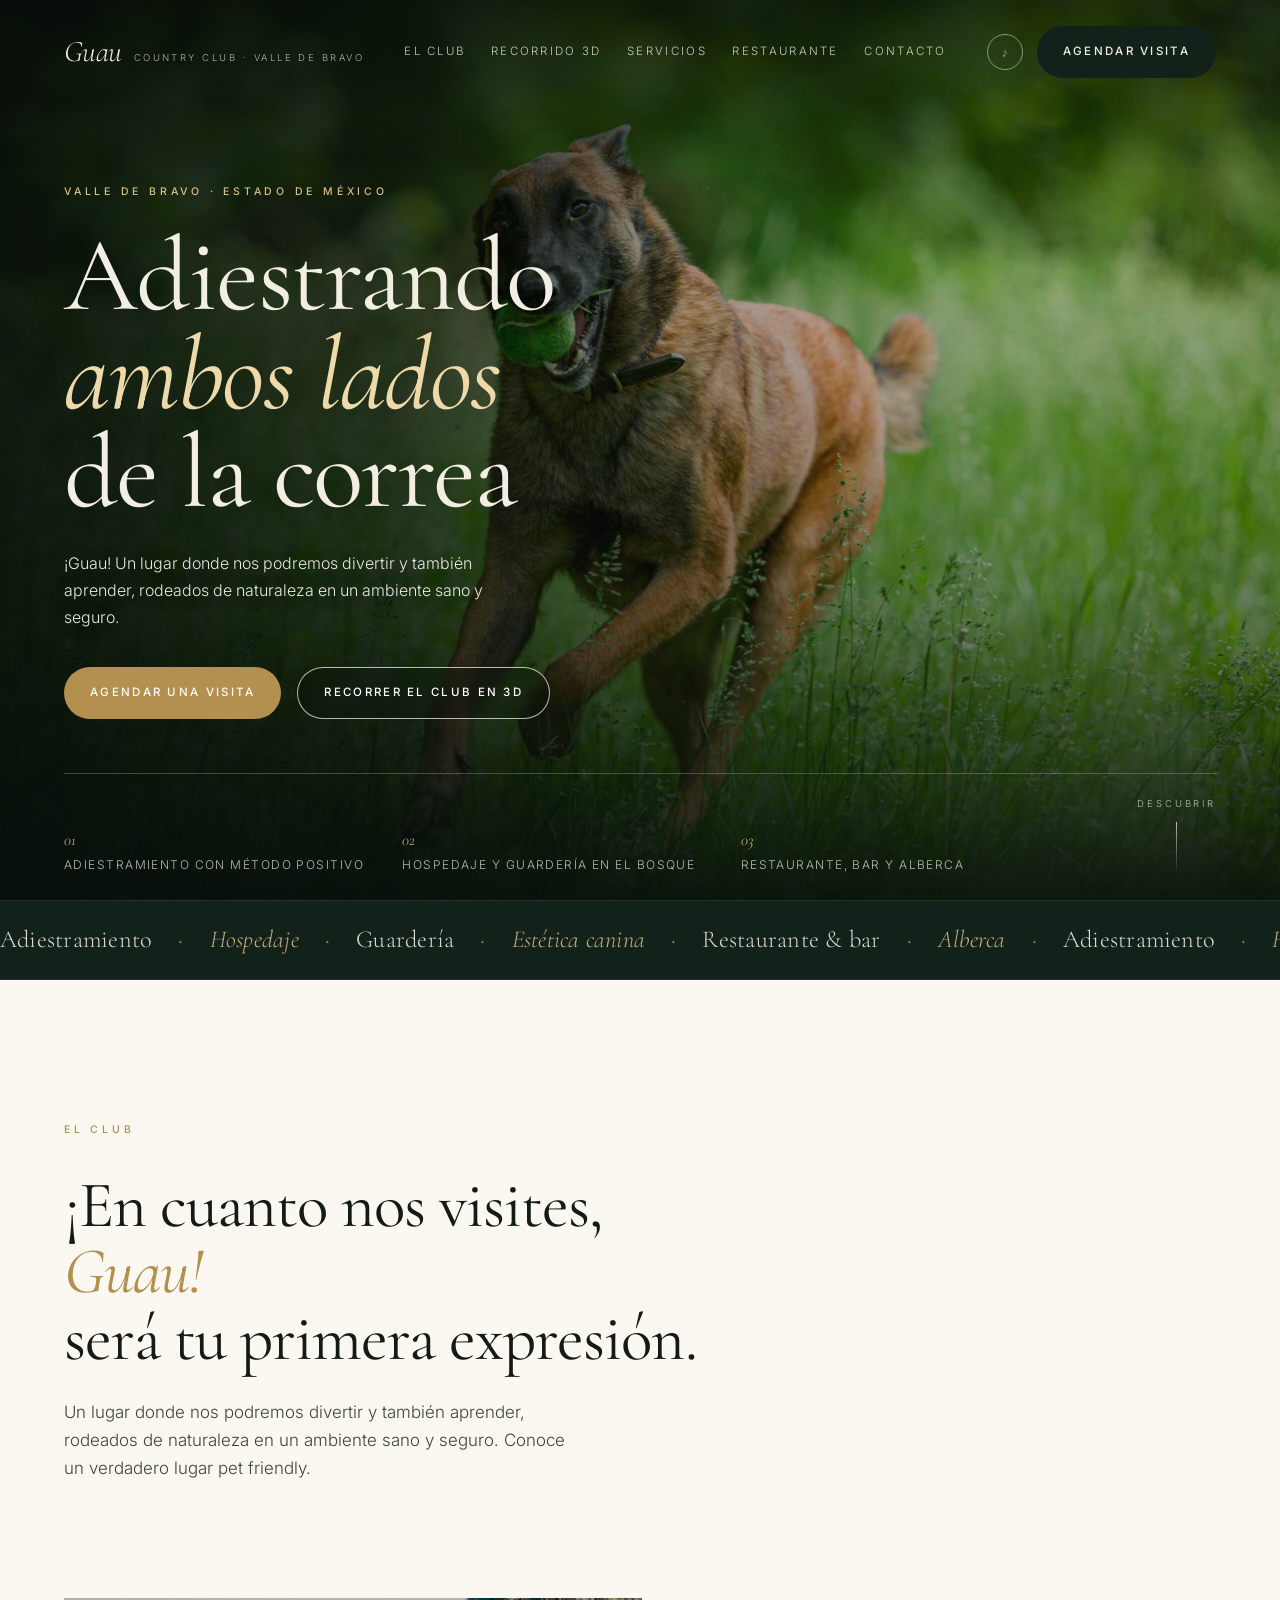
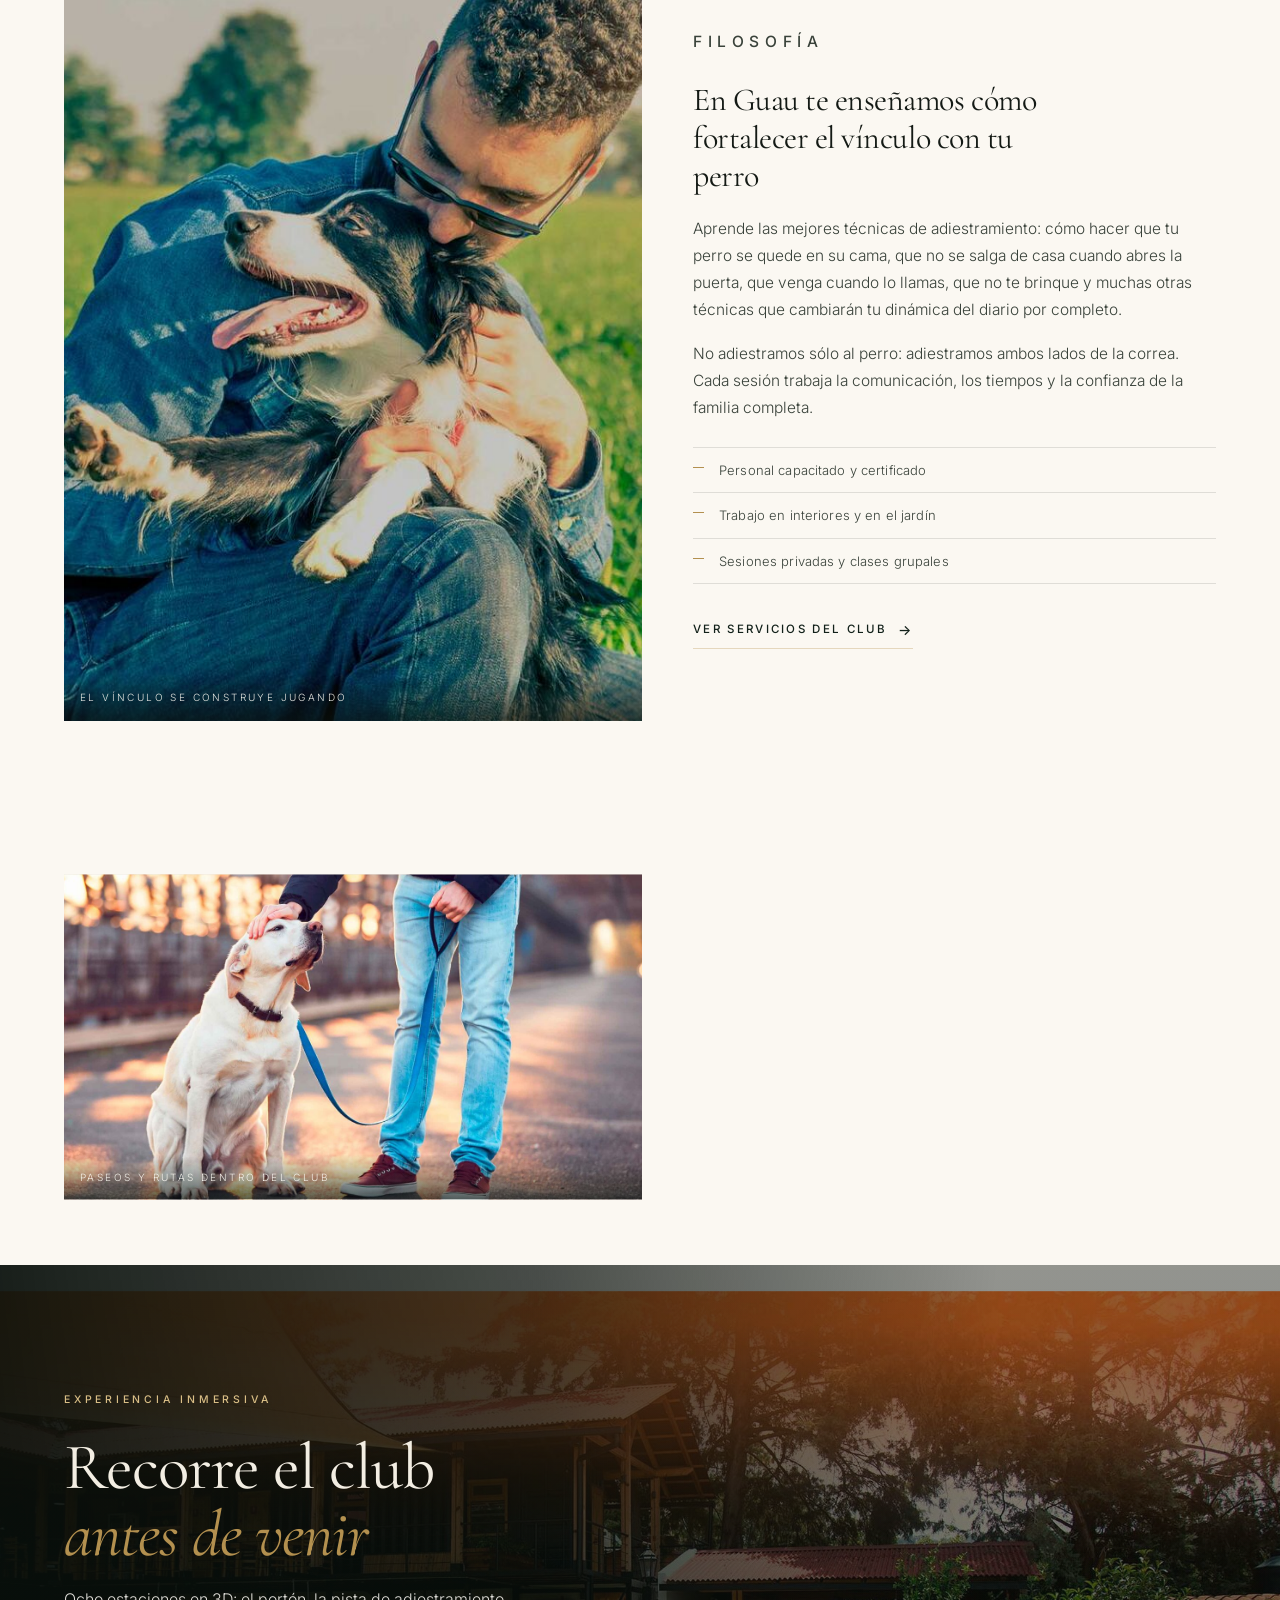
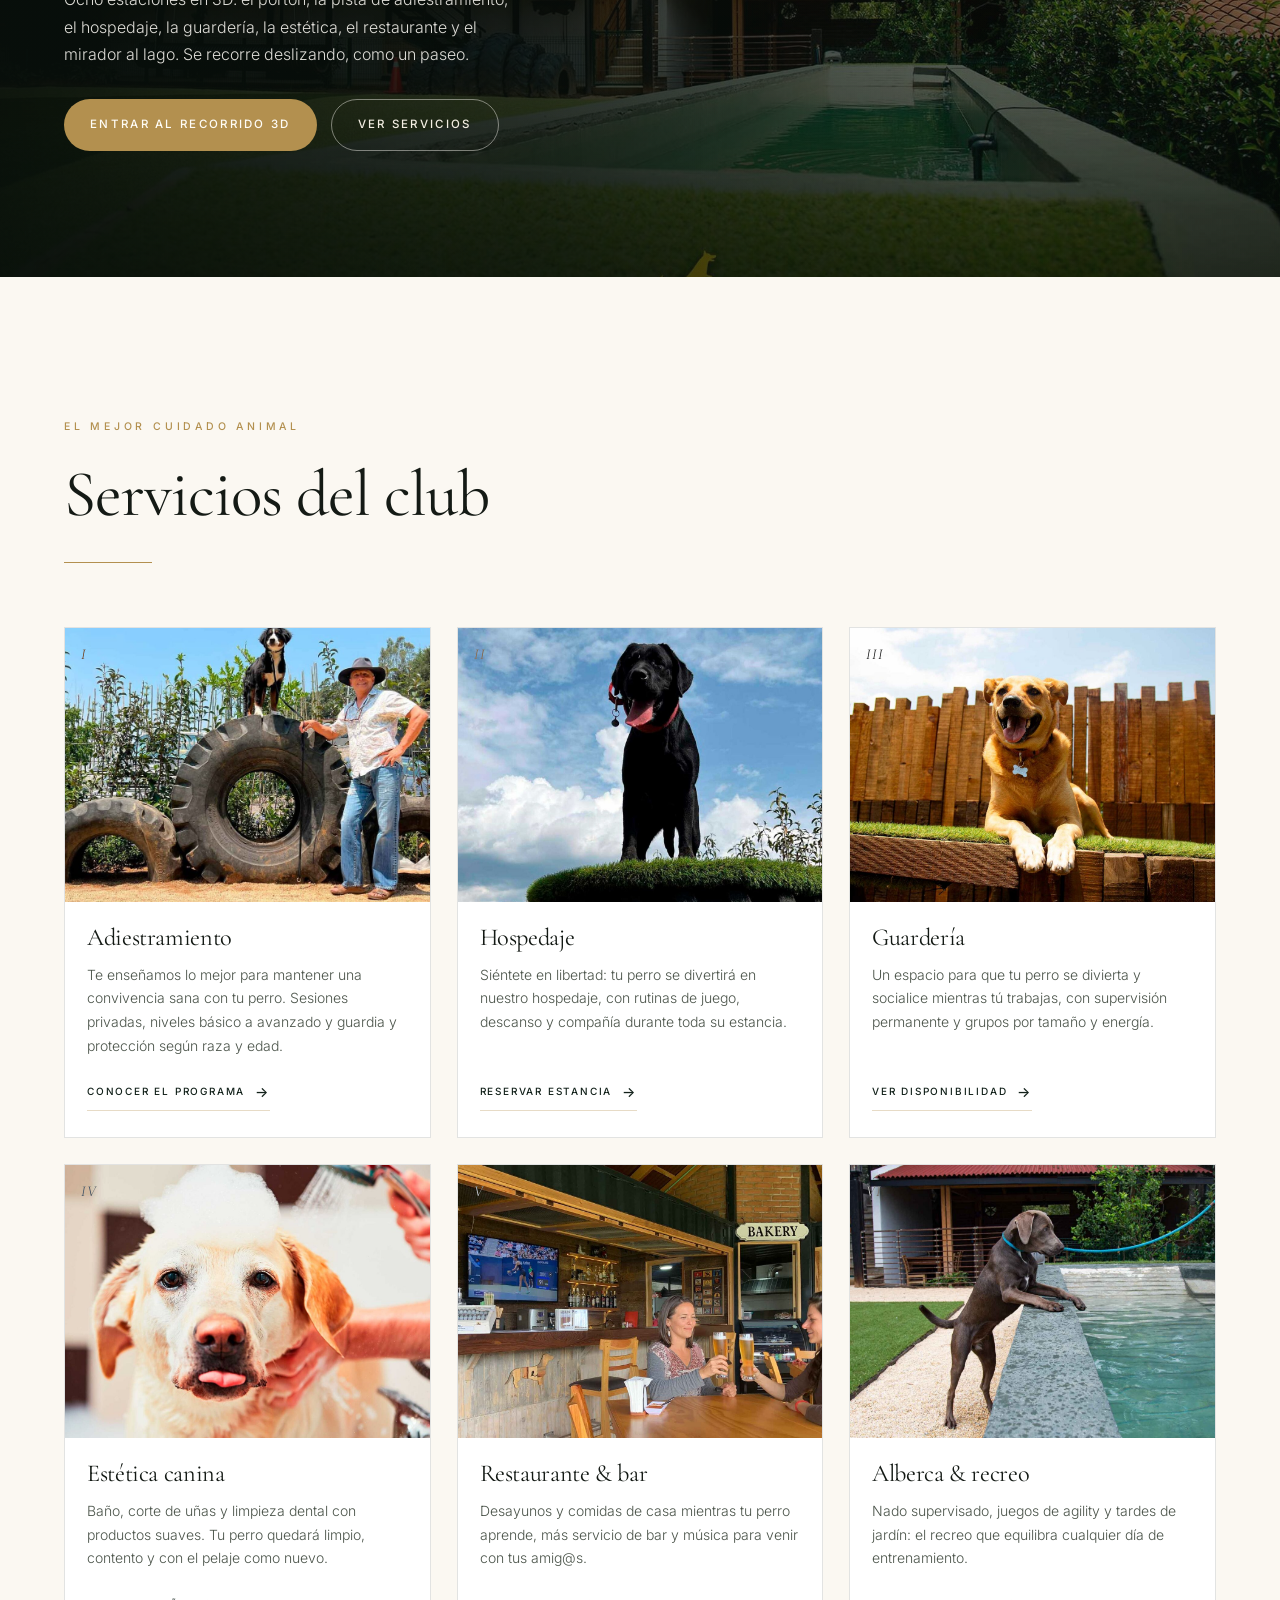
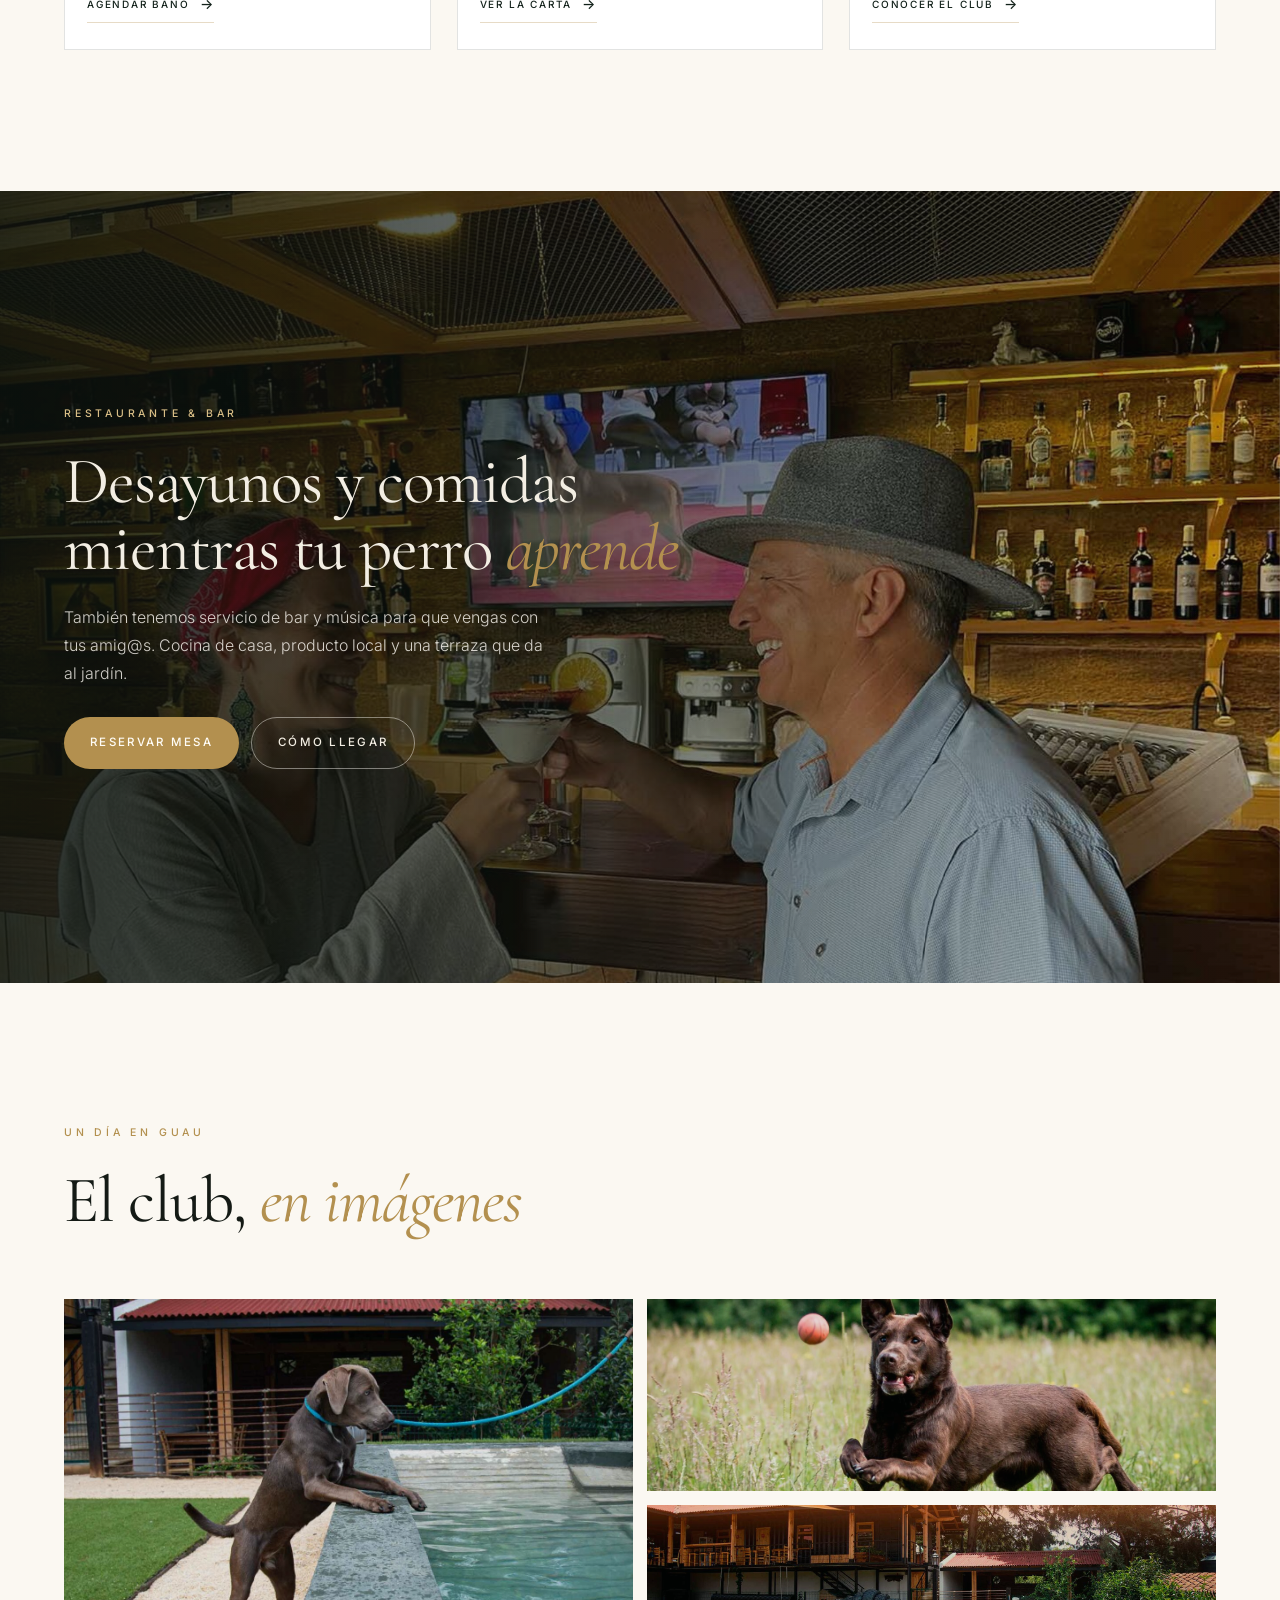
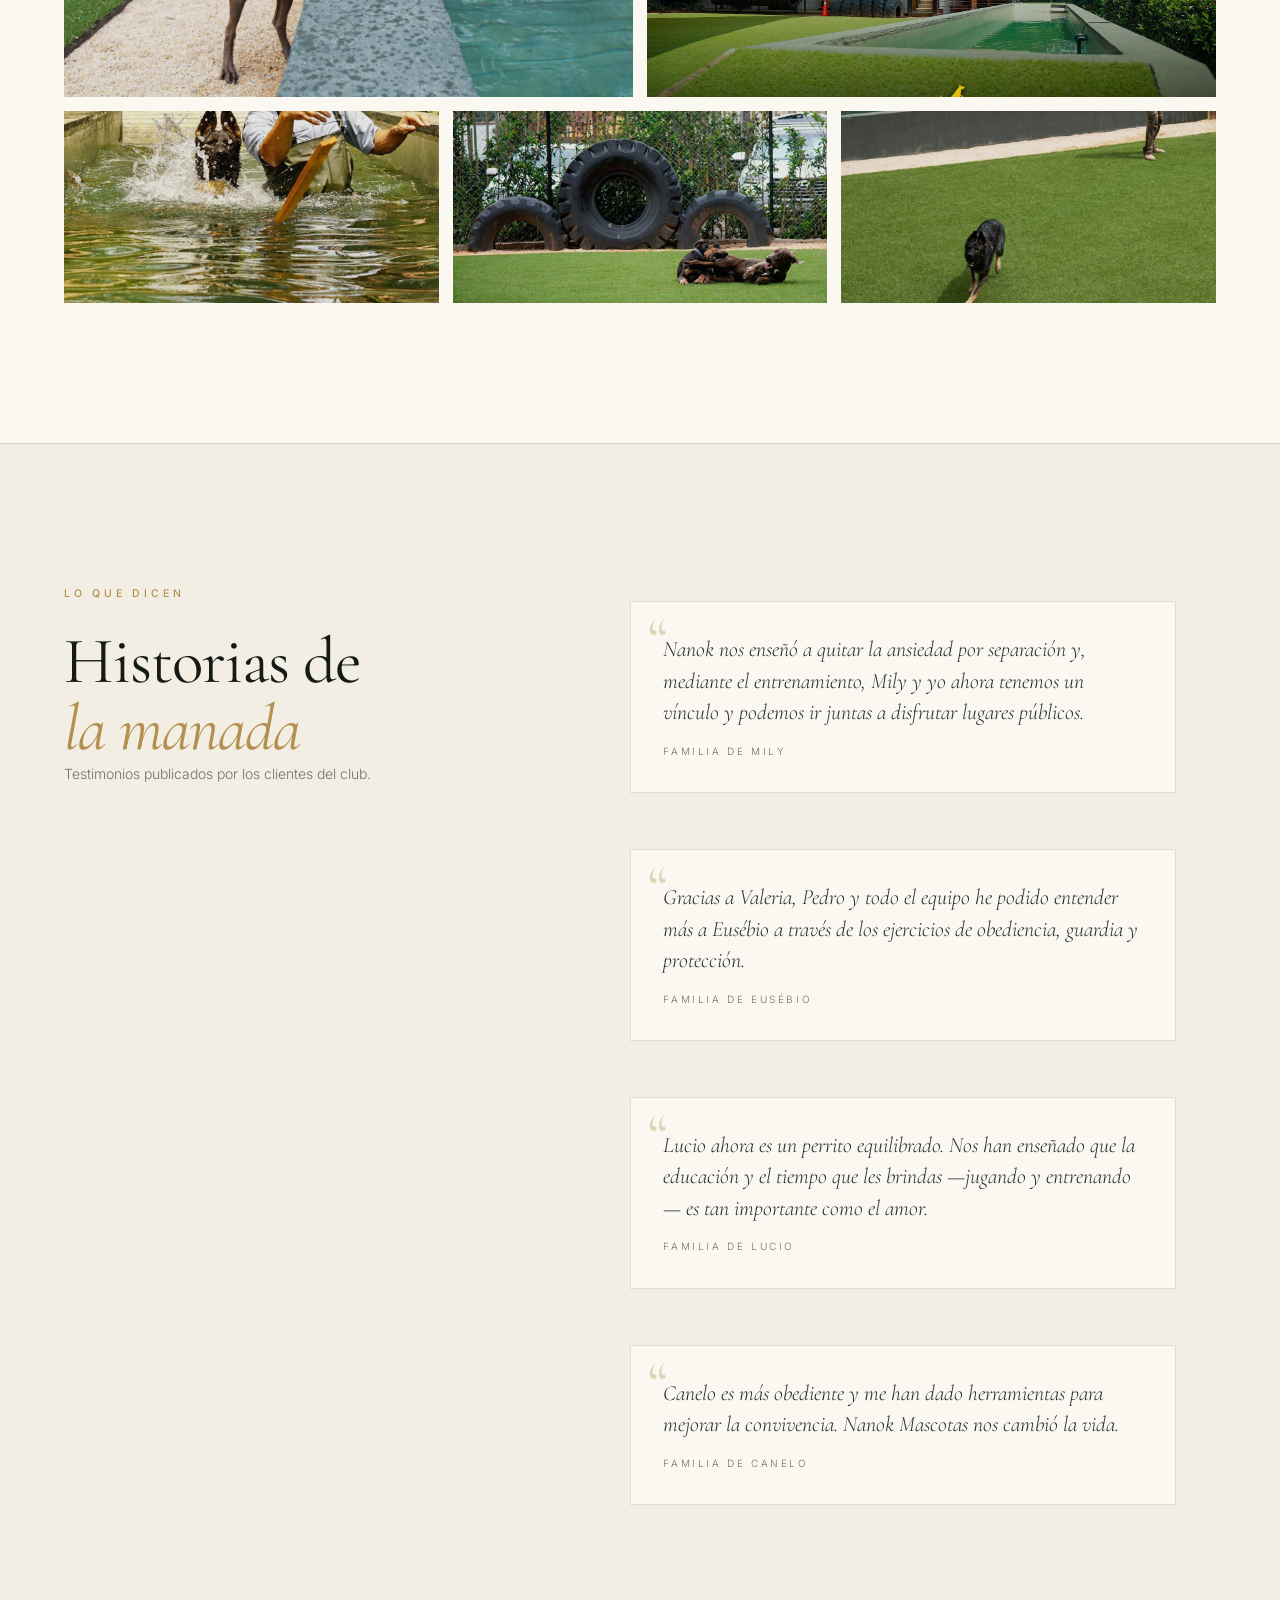
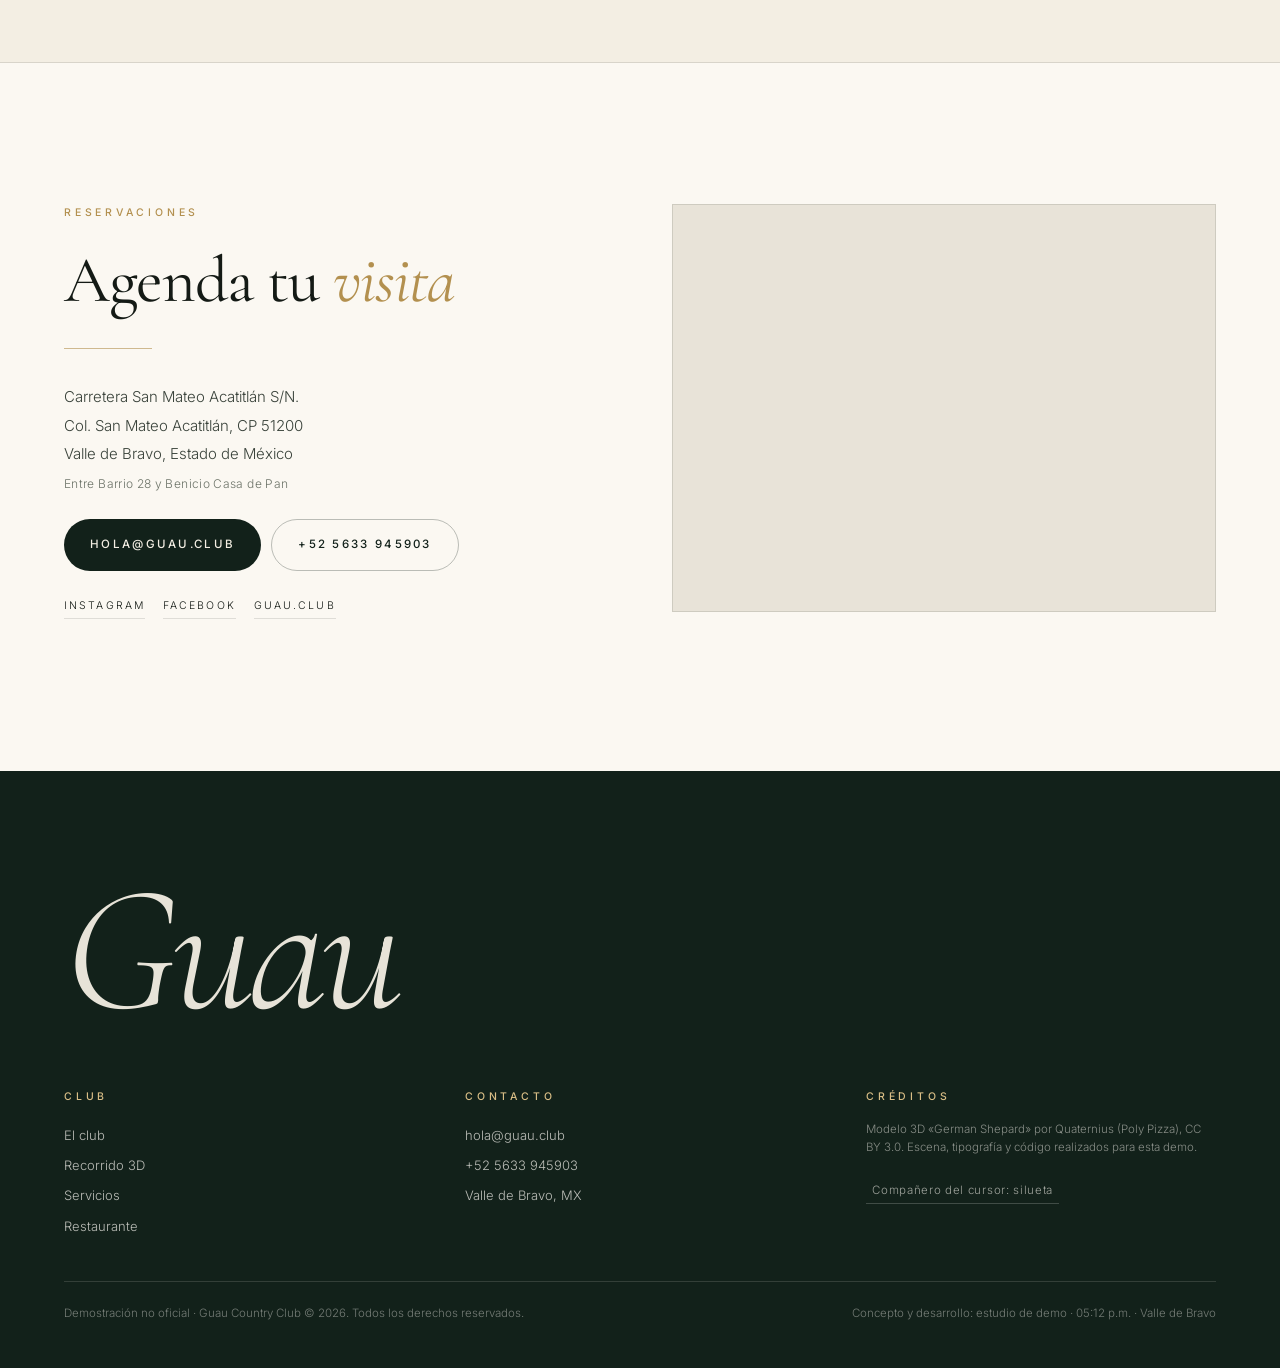
<file: index.html>
<!doctype html>
<html lang="es">
<head>
<meta charset="utf-8">
<meta name="viewport" content="width=device-width,initial-scale=1,viewport-fit=cover">
<title>Guau Country Club · Valle de Bravo — Adiestrando ambos lados de la correa</title>
<meta name="description" content="Guau Country Club, Valle de Bravo. Adiestramiento, hospedaje, guardería, estética canina, restaurante y bar en un entorno natural. Recorre el club en 3D.">
<meta name="theme-color" content="#14251c">
<meta property="og:title" content="Guau Country Club · Valle de Bravo">
<meta property="og:description" content="Un lugar donde tu perro se divierte y aprende, rodeado de naturaleza. Recorre el club en 3D.">
<meta property="og:image" content="img/hero.jpg">
<meta property="og:type" content="website">
<link rel="icon" href="img/coa.png">
<link rel="preconnect" href="https://fonts.googleapis.com">
<link rel="preconnect" href="https://fonts.gstatic.com" crossorigin>
<link href="https://fonts.googleapis.com/css2?family=Cormorant+Garamond:ital,wght@0,300;0,400;0,500;1,300;1,400&family=Inter:wght@300;400;500&display=swap" rel="stylesheet">
<link rel="preload" as="image" href="img/hero.jpg">
<link rel="stylesheet" href="css/site.css?v=15">
<script type="importmap">{"imports":{"three":"./vendor/three.module.min.js"}}</script>
<script>window.__errs=[];addEventListener('error',e=>window.__errs.push(String(e.message||e)));addEventListener('unhandledrejection',e=>window.__errs.push('promise: '+String(e.reason&&e.reason.message||e.reason)));</script>
</head>
<body class="loading">
<a class="skip" href="#contenido">Saltar al contenido</a>

<div id="gate" class="gate" role="status" aria-live="polite">
  <div class="gate-in">
    <p class="gate-mark">Guau</p>
    <p class="gate-sub">Country Club · Valle de Bravo</p>
    <div class="gate-bar"><span id="gate-prog"></span></div>
    <p class="gate-txt" id="gate-txt">Abrimos el portón…</p>
  </div>
</div>

<div class="progress-top" aria-hidden="true"><span id="progress-top"></span></div>

<header class="nav" id="nav">
  <a class="brand" href="#top" aria-label="Guau Country Club, inicio">
    <span class="brand-1">Guau</span><span class="brand-2">Country&nbsp;Club · Valle&nbsp;de&nbsp;Bravo</span>
  </a>
  <nav class="nav-links" id="nav-links" aria-label="Principal">
    <a href="#club">El club</a>
    <a href="recorrido.html">Recorrido 3D</a>
    <a href="#servicios">Servicios</a>
    <a href="#restaurante">Restaurante</a>
    <a href="#contacto">Contacto</a>
  </nav>
  <div class="nav-act">
    <button class="sound ghost" id="sound" aria-pressed="false" title="Sonido ambiente">
      <span class="sound-on" aria-hidden="true">♪</span><span class="sr">Sonido ambiente</span>
    </button>
    <a class="btn btn-solid" href="mailto:hola@guau.club?subject=Agendar%20una%20visita%20a%20Guau%20Country%20Club">Agendar visita</a>
    <button class="burger" id="burger" aria-expanded="false" aria-controls="nav-links" aria-label="Abrir menú"><span></span><span></span></button>
  </div>
</header>

<main id="contenido">
<a id="top"></a>

<!-- HERO -->
<section class="hero" aria-label="Portada">
  <div class="hero-media">
    <img src="img/hero.jpg" alt="Un pastor belga corre por el campo frente al club" fetchpriority="high">
    <span class="hero-scrim"></span>
  </div>
  <div class="hero-in">
    <p class="eyebrow light">Valle de Bravo · Estado de México</p>
    <h1>Adiestrando<br><em>ambos lados</em><br>de la correa</h1>
    <p class="hero-lead">¡Guau! Un lugar donde nos podremos divertir y también aprender, rodeados de naturaleza en un ambiente sano y seguro.</p>
    <div class="hero-cta">
      <a class="btn btn-gold" href="mailto:hola@guau.club?subject=Agendar%20una%20visita">Agendar una visita</a>
      <a class="btn btn-line light" href="recorrido.html">Recorrer el club en 3D</a>
    </div>
  </div>
  <div class="hero-foot">
    <div class="hero-facts">
      <p><span>01</span> Adiestramiento con método positivo</p>
      <p><span>02</span> Hospedaje y guardería en el bosque</p>
      <p><span>03</span> Restaurante, bar y alberca</p>
    </div>
    <a class="scroll-cue" href="#club"><span>Descubrir</span><i></i></a>
  </div>
</section>

<!-- MARQUEE -->
<div class="marquee" aria-hidden="true">
  <div class="marquee-in">
    <span>Adiestramiento</span><b>·</b><span><em>Hospedaje</em></span><b>·</b><span>Guardería</span><b>·</b><span><em>Estética canina</em></span><b>·</b><span>Restaurante &amp; bar</span><b>·</b><span><em>Alberca</em></span><b>·</b>
    <span>Adiestramiento</span><b>·</b><span><em>Hospedaje</em></span><b>·</b><span>Guardería</span><b>·</b><span><em>Estética canina</em></span><b>·</b><span>Restaurante &amp; bar</span><b>·</b><span><em>Alberca</em></span><b>·</b>
  </div>
</div>

<!-- CLUB / MANIFESTO -->
<section id="club" class="section club">
  <div class="wrap">
    <div class="club-head">
      <p class="eyebrow reveal">El club</p>
      <h2 class="reveal">¡En cuanto nos visites, <em>Guau!</em><br>será tu primera expresión.</h2>
      <p class="lead reveal measure">Un lugar donde nos podremos divertir y también aprender, rodeados de naturaleza en un ambiente sano y seguro. Conoce un verdadero lugar pet friendly.</p>
    </div>
    <div class="club-grid">
      <figure class="ph tall reveal" data-parallax="0.06">
        <img src="img/puppy.jpg" alt="Un hombre alza a un cachorro en un campo iluminado por el sol" loading="lazy">
        <figcaption>El vínculo se construye jugando</figcaption>
      </figure>
      <div class="club-copy reveal">
        <p class="eyebrow">Filosofía</p>
        <h3>En Guau te enseñamos cómo fortalecer el vínculo con tu perro</h3>
        <p>Aprende las mejores técnicas de adiestramiento: cómo hacer que tu perro se quede en su cama, que no se salga de casa cuando abres la puerta, que venga cuando lo llamas, que no te brinque y muchas otras técnicas que cambiarán tu dinámica del diario por completo.</p>
        <p>No adiestramos sólo al perro: adiestramos ambos lados de la correa. Cada sesión trabaja la comunicación, los tiempos y la confianza de la familia completa.</p>
        <ul class="ticks">
          <li>Personal capacitado y certificado</li>
          <li>Trabajo en interiores y en el jardín</li>
          <li>Sesiones privadas y clases grupales</li>
        </ul>
        <a class="link-arrow" href="#servicios">Ver servicios del club</a>
      </div>
      <figure class="ph reveal" data-parallax="0.12">
        <img src="img/walk.jpg" alt="Un labrador camina junto a su guía por un sendero" loading="lazy">
        <figcaption>Paseos y rutas dentro del club</figcaption>
      </figure>
    </div>
  </div>
</section>

<!-- TEASER RECORRIDO 3D -->
<section id="recorrido" class="teaser" aria-label="Recorrido 3D">
  <div class="teaser-media" data-parallax="0.1"><img src="img/campus.jpg" alt="Instalaciones del club al atardecer" loading="lazy"></div>
  <span class="teaser-scrim"></span>
  <div class="teaser-in">
    <p class="eyebrow light reveal">Experiencia inmersiva</p>
    <h2 class="reveal">Recorre el club<br><em>antes de venir</em></h2>
    <p class="reveal">Ocho estaciones en 3D: el portón, la pista de adiestramiento, el hospedaje, la guardería, la estética, el restaurante y el mirador al lago. Se recorre deslizando, como un paseo.</p>
    <div class="reveal teaser-cta">
      <a class="btn btn-gold" href="recorrido.html">Entrar al recorrido 3D</a>
      <a class="btn btn-line light" href="#servicios">Ver servicios</a>
    </div>
  </div>
</section>

<!-- SERVICIOS -->
<section id="servicios" class="section servicios">
  <div class="wrap">
    <div class="sec-head">
      <p class="eyebrow reveal">El mejor cuidado animal</p>
      <h2 class="reveal">Servicios del club</h2>
      <span class="hair reveal"></span>
    </div>
    <div class="tiers" id="tiers"></div>
  </div>
</section>

<!-- RESTAURANTE -->
<section id="restaurante" class="band">
  <div class="band-media" data-parallax="0.14"><img src="img/restaurante.jpg" alt="Barra de madera del restaurante con cervezas servidas" loading="lazy"></div>
  <span class="band-scrim"></span>
  <div class="band-in">
    <p class="eyebrow light reveal">Restaurante &amp; Bar</p>
    <h2 class="reveal">Desayunos y comidas<br>mientras tu perro <em>aprende</em></h2>
    <p class="reveal">También tenemos servicio de bar y música para que vengas con tus amig@s. Cocina de casa, producto local y una terraza que da al jardín.</p>
    <div class="reveal band-cta">
      <a class="btn btn-gold" href="mailto:hola@guau.club?subject=Reservar%20en%20el%20restaurante">Reservar mesa</a>
      <a class="btn btn-line light" href="#contacto">Cómo llegar</a>
    </div>
  </div>
</section>

<!-- GALERÍA -->
<section class="section galeria" aria-label="Galería del club">
  <div class="wrap">
    <div class="sec-head">
      <p class="eyebrow reveal">Un día en Guau</p>
      <h2 class="reveal">El club, <em>en imágenes</em></h2>
    </div>
    <div class="mosaic">
      <button class="m m1 reveal" data-full="img/alberca.jpg"><img src="img/alberca.jpg" alt="Un perro espera junto a la alberca" loading="lazy"></button>
      <button class="m m2 reveal" data-full="img/play.jpg"><img src="img/play.jpg" alt="Un perro salta para atrapar una pelota en la hierba" loading="lazy"></button>
      <button class="m m3 reveal" data-full="img/campus.jpg"><img src="img/campus.jpg" alt="Instalaciones del club al atardecer" loading="lazy"></button>
      <button class="m m4 reveal" data-full="img/pool.jpg"><img src="img/pool.jpg" alt="Un perro y su guía juegan en el agua" loading="lazy"></button>
      <button class="m m5 reveal" data-full="img/rest.jpg"><img src="img/rest.jpg" alt="Dos perros descansan en la zona de juegos" loading="lazy"></button>
      <button class="m m6 reveal" data-full="img/lawn.jpg"><img src="img/lawn.jpg" alt="Un perro pequeño corre por el jardín" loading="lazy"></button>
    </div>
  </div>
</section>

<!-- TESTIMONIOS -->
<section class="section diario" aria-label="Testimonios">
  <div class="wrap diario-grid">
    <div class="reveal">
      <p class="eyebrow">Lo que dicen</p>
      <h2>Historias de<br><em>la manada</em></h2>
      <p class="muted small measure">Testimonios publicados por los clientes del club.</p>
    </div>
    <div class="quotes" id="quotes"></div>
  </div>
</section>

<!-- CONTACTO -->
<section id="contacto" class="section contacto">
  <div class="wrap cont-grid">
    <div class="reveal">
      <p class="eyebrow">Reservaciones</p>
      <h2>Agenda tu <em>visita</em></h2>
      <span class="hair"></span>
      <p class="addr">Carretera San Mateo Acatitlán S/N.<br>Col. San Mateo Acatitlán, CP 51200<br>Valle de Bravo, Estado de México<br><small>Entre Barrio 28 y Benicio Casa de Pan</small></p>
      <div class="cont-links">
        <a class="btn btn-solid" href="mailto:hola@guau.club?subject=Agendar%20una%20visita">hola@guau.club</a>
        <a class="btn btn-line dark" href="tel:+525633945903">+52 5633 945903</a>
      </div>
      <p class="social"><a href="https://www.instagram.com/guau.by.darwinangulo/" rel="noopener">Instagram</a><a href="https://www.facebook.com/darwinanguloguau" rel="noopener">Facebook</a><a href="https://guau.club/" rel="noopener">guau.club</a></p>
    </div>
    <figure class="map reveal">
      <iframe title="Mapa de Guau Country Club, Valle de Bravo" loading="lazy" src="https://www.google.com/maps?q=San+Mateo+Acatitlan+Valle+de+Bravo&output=embed" referrerpolicy="no-referrer-when-downgrade"></iframe>
    </figure>
  </div>
</section>
</main>

<footer class="foot">
  <div class="wrap foot-in">
    <p class="foot-mark">Guau</p>
    <div class="foot-cols">
      <div>
        <p class="eyebrow">Club</p>
        <a href="#club">El club</a><a href="recorrido.html">Recorrido 3D</a><a href="#servicios">Servicios</a><a href="#restaurante">Restaurante</a>
      </div>
      <div>
        <p class="eyebrow">Contacto</p>
        <a href="mailto:hola@guau.club">hola@guau.club</a><a href="tel:+525633945903">+52 5633 945903</a><a href="#contacto">Valle de Bravo, MX</a>
      </div>
      <div>
        <p class="eyebrow">Créditos</p>
        <p class="tiny">Modelo 3D «German Shepard» por Quaternius (Poly Pizza), CC BY 3.0. Escena, tipografía y código realizados para esta demo.</p>
        <button class="textlink" id="dogtoggle" aria-pressed="false">Compañero del cursor: silueta</button>
      </div>
    </div>
    <div class="foot-legal">
      <p class="tiny">Demostración no oficial · Guau Country Club © 2026. Todos los derechos reservados.</p>
      <p class="tiny">Concepto y desarrollo: estudio de demo · <span id="clock"></span></p>
    </div>
  </div>
</footer>

<div class="follower" id="follower" aria-hidden="true">
  <svg viewBox="0 0 64 52" width="52" height="42"><g class="stand"><path class="tail" d="M14 22 C8 18 5 12 7 7" fill="none" stroke-width="4.5" stroke-linecap="round"/><path class="body" d="M14 20 C20 17 36 17 42 18 L46 9 C47 6 50 5 52 7 L54 9 L60 11 C62 12 62 15 60 16 L55 18 C54 22 52 25 49 27 L48 44 L44 44 L43 31 L22 31 L20 44 L16 44 L15 30 C12 28 11 23 14 20 Z"/><circle cx="54" cy="11.5" r="1.3" class="eye"/></g><g class="sit"><path class="tail" d="M20 44 C13 45 9 42 8 38" fill="none" stroke-width="4.5" stroke-linecap="round"/><path class="body" d="M22 44 C16 44 15 38 18 32 C20 26 26 22 34 21 L38 10 C39 7 42 6 44 8 L46 10 L52 12 C54 13 54 16 52 17 L47 19 C46 23 44 25 42 26 L41 44 L37 44 L36 36 L32 40 L32 44 Z"/><circle cx="46" cy="12.5" r="1.3" class="eye"/></g></svg>
  <span class="emoji">🐕</span>
</div>

<div class="lightbox" id="lightbox" hidden><button class="lb-close" aria-label="Cerrar">×</button><img alt=""></div>

<script src="js/app.js?v=15" defer></script>
</body>
</html>
</file>
<file: css/site.css>
/* ============================================================
   Guau Country Club — sistema visual
   ============================================================ */
:root{
  --forest:#12211a;
  --forest-2:#182e22;
  --moss:#34513c;
  --bone:#f3eee3;
  --ivory:#fbf8f2;
  --gold:#b3904f;
  --gold-2:#d9be86;
  --ink:#141a15;
  --muted:#6d7469;
  --line:rgba(179,144,79,.32);
  --line-soft:rgba(20,26,21,.12);
  --serif:"Cormorant Garamond",Georgia,"Times New Roman",serif;
  --sans:"Inter",-apple-system,BlinkMacSystemFont,"Segoe UI",Helvetica,Arial,sans-serif;
  --ease:cubic-bezier(.16,1,.3,1);
  --pad:clamp(20px,5vw,72px);
  --sec:clamp(84px,11vw,160px);
}
*{box-sizing:border-box}
html{scroll-behavior:smooth;-webkit-text-size-adjust:100%}
@media (prefers-reduced-motion:reduce){html{scroll-behavior:auto}}
body{
  margin:0;background:var(--ivory);color:var(--ink);
  font-family:var(--sans);font-weight:300;font-size:16px;line-height:1.72;
  -webkit-font-smoothing:antialiased;overflow-x:hidden;
}
body.loading{overflow:hidden}
img{max-width:100%;display:block}
a{color:inherit;text-decoration:none}
button{font:inherit;color:inherit;background:none;border:0;cursor:pointer}
::selection{background:var(--gold);color:#fff}
.sr{position:absolute;width:1px;height:1px;padding:0;margin:-1px;overflow:hidden;clip:rect(0 0 0 0);white-space:nowrap;border:0}
.skip{position:fixed;left:-999px;top:0;z-index:200;background:var(--forest);color:var(--bone);padding:12px 18px}
.skip:focus{left:12px;top:12px}
.wrap{width:min(1320px,100% - var(--pad)*2);margin-inline:auto}
.section{position:relative;padding-block:var(--sec)}

/* ---------- tipografía ---------- */
h1,h2,h3,h4{font-family:var(--serif);font-weight:400;letter-spacing:-.015em;margin:0}
h1{font-size:clamp(46px,8.2vw,124px);line-height:.94}
h2{font-size:clamp(36px,5.1vw,74px);line-height:1.02}
h3{font-size:clamp(24px,2.5vw,34px);line-height:1.18}
h1 em,h2 em,h3 em{font-style:italic;color:var(--gold)}
p{margin:0 0 1.05em}
.eyebrow{
  font-family:var(--sans);font-size:10.5px;font-weight:500;text-transform:uppercase;
  letter-spacing:.36em;color:var(--gold);margin:0 0 26px;display:flex;align-items:center;gap:12px;
}
.eyebrow.light{color:var(--gold-2)}
.lead{font-size:clamp(17px,1.28vw,20px);line-height:1.65;color:#3c453b}
.measure{max-width:60ch}
.muted{color:var(--muted)}
.small{font-size:14px}
.tiny{font-size:11.5px;line-height:1.6;color:var(--muted)}
.hair{display:block;width:88px;height:1px;background:var(--gold);opacity:.6;margin:34px 0}
.hair.c{margin-inline:auto}

/* ---------- botones ---------- */
.btn{
  --bh:52px;display:inline-flex;align-items:center;justify-content:center;gap:.6em;
  height:var(--bh);padding:0 26px;border-radius:999px;
  font-size:11.5px;font-weight:500;letter-spacing:.2em;text-transform:uppercase;
  transition:background .5s var(--ease),color .5s var(--ease),border-color .5s var(--ease),transform .5s var(--ease);
  white-space:nowrap;
}
.btn.sm{--bh:40px;padding:0 18px;font-size:10px}
.btn-gold{background:var(--gold);color:#fffdf7}
.btn-gold:hover{background:var(--gold-2);color:#20180a}
.btn-solid{background:var(--forest);color:var(--bone)}
.btn-solid:hover{background:var(--moss)}
.btn-line{border:1px solid var(--gold);color:var(--gold)}
.btn-line:hover{background:var(--gold);color:#fff}
.btn-line.light{border-color:rgba(251,248,242,.45);color:var(--bone)}
.btn-line.light:hover{background:var(--bone);border-color:var(--bone);color:var(--forest)}
.btn-line.dark{border-color:rgba(18,33,26,.28);color:var(--forest)}
.btn-line.dark:hover{background:var(--forest);border-color:var(--forest);color:var(--bone)}
.link-arrow{
  display:inline-flex;align-items:center;gap:10px;font-size:11.5px;font-weight:500;
  letter-spacing:.2em;text-transform:uppercase;color:var(--forest);
  border-bottom:1px solid var(--line);padding-bottom:6px;transition:gap .5s var(--ease),border-color .5s
}
.link-arrow::after{content:"→";font-size:14px;transition:transform .5s var(--ease)}
.link-arrow:hover{gap:16px;border-color:var(--gold)}
.textlink{font-size:11.5px;letter-spacing:.06em;color:var(--muted);border-bottom:1px solid var(--line-soft);padding-bottom:2px}

/* ---------- gate / preloader ---------- */
.gate{
  position:fixed;inset:0;z-index:150;background:var(--forest);color:var(--bone);
  display:grid;place-items:center;transition:opacity 1.1s var(--ease),visibility 1.1s;
}
.gate.done{opacity:0;visibility:hidden}
.gate-in{text-align:center;padding:0 24px}
.gate-mark{font-family:var(--serif);font-style:italic;font-size:clamp(56px,9vw,104px);line-height:1;margin:0;letter-spacing:-.02em}
.gate-sub{margin:14px 0 0;font-size:10px;letter-spacing:.42em;text-transform:uppercase;color:var(--gold-2)}
.gate-bar{width:min(240px,60vw);height:1px;background:rgba(251,248,242,.18);margin:34px auto 0;overflow:hidden}
.gate-bar span{display:block;height:100%;width:0;background:var(--gold-2);transition:width .6s var(--ease)}
.gate-txt{margin:16px 0 0;font-size:10px;letter-spacing:.3em;text-transform:uppercase;color:rgba(251,248,242,.5)}

/* ---------- progress + nav ---------- */
.progress-top{position:fixed;top:0;left:0;right:0;height:2px;z-index:95;background:transparent}
.progress-top span{display:block;height:100%;width:0;background:linear-gradient(90deg,var(--gold),var(--gold-2))}
.nav{
  position:fixed;top:0;left:0;right:0;z-index:90;display:flex;align-items:center;justify-content:space-between;
  gap:22px;padding:26px var(--pad);
  transition:background .6s var(--ease),padding .6s var(--ease),border-color .6s,color .6s;
  border-bottom:1px solid transparent;color:var(--bone);
}
.nav::before{content:"";position:absolute;inset:0 0 auto;height:170px;pointer-events:none;z-index:-1;
  background:linear-gradient(180deg,rgba(6,12,9,.55),rgba(6,12,9,0));opacity:1;transition:opacity .6s var(--ease)}
.nav.solid::before{opacity:0}
.nav.solid{background:rgba(251,248,242,.94);backdrop-filter:blur(14px);color:var(--forest);border-bottom-color:var(--line-soft);padding-block:14px}
.nav.hide{transform:translateY(-102%);transition:transform .5s var(--ease),background .6s var(--ease)}
.brand{display:flex;align-items:baseline;gap:12px}
.brand-1{font-family:var(--serif);font-style:italic;font-size:30px;line-height:1;letter-spacing:-.02em}
.brand-2{font-size:9.5px;letter-spacing:.26em;text-transform:uppercase;opacity:.72}
.nav-links{display:flex;gap:clamp(14px,2vw,30px)}
.nav-links a{
  font-size:11.5px;letter-spacing:.2em;text-transform:uppercase;opacity:.82;position:relative;padding:6px 0;
  transition:opacity .4s
}
.nav-links a::after{content:"";position:absolute;left:0;right:100%;bottom:0;height:1px;background:currentColor;transition:right .5s var(--ease)}
.nav-links a:hover{opacity:1}
.nav-links a:hover::after{right:0}
.nav-act{display:flex;align-items:center;gap:14px}
.ghost{width:36px;height:36px;border-radius:999px;border:1px solid currentColor;opacity:.5;display:grid;place-items:center;font-size:13px;transition:opacity .4s,background .4s,color .4s}
.ghost:hover,.ghost[aria-pressed="true"]{opacity:1}
.burger{display:none;width:40px;height:40px;position:relative}
.burger span{position:absolute;left:8px;right:8px;height:1px;background:currentColor;transition:transform .4s var(--ease),opacity .3s}
.burger span:nth-child(1){top:16px}
.burger span:nth-child(2){bottom:16px}
.burger[aria-expanded="true"] span:nth-child(1){transform:translateY(3px) rotate(45deg)}
.burger[aria-expanded="true"] span:nth-child(2){transform:translateY(-3px) rotate(-45deg)}
@media (max-width:1024px){
  .nav-links{position:fixed;inset:0;background:var(--forest);color:var(--bone);flex-direction:column;justify-content:center;align-items:center;gap:26px;opacity:0;pointer-events:none;transition:opacity .5s var(--ease)}
  .nav-links a{font-size:16px;letter-spacing:.24em}
  .nav-links.open{opacity:1;pointer-events:auto}
  .burger{display:block}
  .nav-act .btn{display:none}
}
@media (max-width:560px){.brand-2{display:none}}

/* ---------- hero ---------- */
.hero{position:relative;min-height:100svh;display:flex;flex-direction:column;justify-content:flex-end;color:var(--bone);overflow:hidden}
.hero-media{position:absolute;inset:0;z-index:0}
.hero-media img{width:100%;height:100%;object-fit:cover;object-position:78% 42%;transform:scale(1.06);animation:heroIn 2.4s var(--ease) forwards,ken 26s ease-in-out infinite alternate}
@keyframes heroIn{to{transform:scale(1.02)}}
@keyframes ken{from{transform:scale(1.02) translate3d(0,0,0)}to{transform:scale(1.1) translate3d(-1.5%,-1%,0)}}
@media (prefers-reduced-motion:reduce){.hero-media img{animation:none;transform:none}}
.hero-scrim{position:absolute;inset:0;background:
  linear-gradient(90deg,rgba(8,15,11,.9) 0%,rgba(8,15,11,.7) 30%,rgba(8,15,11,.28) 52%,rgba(8,15,11,.04) 78%),
  linear-gradient(180deg,rgba(8,15,11,.5) 0%,rgba(8,15,11,.12) 30%,rgba(8,15,11,.42) 68%,rgba(8,15,11,.94) 100%)}
.hero-in{position:relative;z-index:2;width:min(1320px,100% - var(--pad)*2);margin:0 auto;padding-bottom:clamp(30px,6vh,70px)}
.hero-in h1{margin:0 0 clamp(20px,3vh,34px);text-shadow:0 2px 44px rgba(0,0,0,.42)}
.hero h1 em{color:#eed9ab}
.hero-lead{max-width:42ch;font-size:clamp(16px,1.15vw,18px);line-height:1.68;color:rgba(251,248,242,.93);margin-bottom:clamp(26px,4vh,40px);text-shadow:0 1px 20px rgba(0,0,0,.35)}
.hero-cta{display:flex;gap:16px;flex-wrap:wrap}
.hero .btn-line.light{border-width:1.5px;border-color:rgba(251,248,242,.72);background:rgba(8,15,11,.28);backdrop-filter:blur(6px);color:#fff}
.hero-foot{
  position:relative;z-index:2;width:min(1320px,100% - var(--pad)*2);margin:0 auto;
  display:flex;align-items:flex-end;justify-content:space-between;gap:24px;
  padding:22px 0 26px;border-top:1px solid rgba(251,248,242,.22)
}
.hero-facts{display:grid;grid-template-columns:repeat(3,1fr);gap:clamp(14px,3vw,46px)}
.hero-facts p{margin:0;font-size:12px;letter-spacing:.12em;text-transform:uppercase;color:rgba(251,248,242,.72);line-height:1.5}
.hero-facts span{display:block;font-family:var(--serif);font-style:italic;font-size:16px;color:var(--gold-2);letter-spacing:0;margin-bottom:4px}
.scroll-cue{display:flex;flex-direction:column;align-items:center;gap:10px;font-size:9.5px;letter-spacing:.3em;text-transform:uppercase;color:rgba(251,248,242,.7)}
.scroll-cue i{display:block;width:1px;height:52px;background:linear-gradient(180deg,rgba(251,248,242,.7),transparent);animation:cue 2.6s var(--ease) infinite}
@keyframes cue{0%{transform:scaleY(.2);transform-origin:top}45%{transform:scaleY(1);transform-origin:top}55%{transform:scaleY(1);transform-origin:bottom}100%{transform:scaleY(.2);transform-origin:bottom}}
@media (max-width:820px){
  .hero-facts{grid-template-columns:1fr;gap:10px}
  .hero-factss p{padding-right:0}
  .scroll-cue{display:none}
  .hero-foot{padding-block:18px 22px}
}
@media (max-width:560px){.hero-facts p:nth-child(3){display:none}}

/* ---------- marquee ---------- */
.marquee{background:var(--forest);color:var(--bone);overflow:hidden;padding:18px 0;border-block:1px solid rgba(251,248,242,.08)}
.marquee-in{display:flex;align-items:center;gap:26px;white-space:nowrap;width:max-content;animation:slide 48s linear infinite;font-family:var(--serif);font-size:clamp(17px,1.9vw,26px);letter-spacing:.01em;opacity:.9}
.marquee-in em{font-style:italic;color:var(--gold-2)}
.marquee-in b{color:var(--gold);font-weight:400}
@keyframes slide{to{transform:translateX(-50%)}}
@media (prefers-reduced-motion:reduce){.marquee-in{animation:none}}

/* ---------- club ---------- */
.club-head{display:grid;grid-template-columns:1fr;gap:8px;margin-bottom:clamp(44px,6vw,90px)}
.club-head h2{max-width:22ch}
.club-head .lead{max-width:52ch;margin-top:18px}
.club-grid{display:grid;grid-template-columns:1.05fr .95fr;gap:clamp(24px,4vw,64px);align-items:start}
.club-copy{padding-top:clamp(0px,4vw,54px)}
.club-copy h3{margin-bottom:20px;max-width:24ch}
.club-copy p{color:#39423a;font-size:15.5px;line-height:1.75}
.ticks{list-style:none;padding:0;margin:26px 0 30px;border-top:1px solid var(--line-soft)}
.ticks li{padding:11px 0 11px 26px;border-bottom:1px solid var(--line-soft);position:relative;font-size:13px;letter-spacing:.01em;color:#39423a}
.ticks li::before{content:"";position:absolute;left:0;top:19px;width:11px;height:1px;background:var(--gold)}
.ph{margin:0;position:relative;overflow:hidden;background:#dfd9cc}
.ph img{width:100%;height:100%;object-fit:cover;display:block;transform:scale(1.04);transition:transform 1.4s var(--ease)}
.ph:hover img{transform:scale(1.09)}
.ph.tall{aspect-ratio:4/5}
.ph figcaption{
  position:absolute;left:0;bottom:0;right:0;padding:14px 16px;font-size:10px;letter-spacing:.24em;
  text-transform:uppercase;color:rgba(251,248,242,.9);
  background:linear-gradient(180deg,transparent,rgba(10,18,14,.66));
}
.club-grid .ph:nth-of-type(2){margin-top:clamp(0px,4vw,48px)}
@media (max-width:900px){.club-grid{grid-template-columns:1fr}.club-grid .ph:nth-of-type(2){margin-top:0}}

/* ---------- servicios ---------- */
.sec-head{margin-bottom:clamp(38px,5vw,72px)}
.sec-head h2{max-width:20ch}
.tiers{display:grid;grid-template-columns:repeat(3,1fr);gap:clamp(14px,2vw,26px)}
.tier{
  position:relative;display:flex;flex-direction:column;background:#fff;overflow:hidden;
  border:1px solid var(--line-soft);transition:transform .7s var(--ease),box-shadow .7s var(--ease);
}
.tier:hover{transform:translateY(-4px);box-shadow:0 30px 60px -40px rgba(18,33,26,.5)}
.tier-media{position:relative;aspect-ratio:4/3;overflow:hidden}
.tier-media img{width:100%;height:100%;object-fit:cover;transition:transform 1.3s var(--ease)}
.tier:hover .tier-media img{transform:scale(1.06)}
.tier-num{position:absolute;top:14px;left:16px;font-family:var(--serif);font-style:italic;font-size:15px;color:#fff;mix-blend-mode:difference;letter-spacing:.08em}
.tier-body{padding:22px 22px 26px;display:flex;flex-direction:column;flex:1}
.tier h3{font-size:clamp(22px,1.9vw,28px);margin-bottom:10px}
.tier p{font-size:14px;line-height:1.7;color:#4b544a;margin:0 0 22px;flex:1}
.tier .link-arrow{font-size:10px;letter-spacing:.18em;align-self:flex-start}
@media (max-width:980px){.tiers{grid-template-columns:repeat(2,1fr)}}
@media (max-width:620px){.tiers{grid-template-columns:1fr}}

/* ---------- band restaurante ---------- */
.band{position:relative;min-height:clamp(560px,88svh,860px);display:grid;align-items:center;overflow:hidden;color:var(--bone)}
.band-media{position:absolute;inset:-12% 0;z-index:0;will-change:transform}
.band-media img{width:100%;height:100%;object-fit:cover}
.band-scrim{position:absolute;inset:0;background:linear-gradient(90deg,rgba(10,18,14,.88) 0%,rgba(10,18,14,.6) 46%,rgba(10,18,14,.2) 100%)}
.band-in{position:relative;z-index:2;width:min(1320px,100% - var(--pad)*2);margin:0 auto;padding-block:var(--sec)}
.band-in h2{margin-bottom:22px}
.band-in p{max-width:48ch;color:rgba(251,248,242,.82)}
.band-cta{display:flex;gap:12px;flex-wrap:wrap;margin-top:30px}

/* ---------- galería ---------- */
.mosaic{display:grid;grid-template-columns:repeat(6,1fr);grid-auto-rows:clamp(120px,15vw,220px);gap:clamp(8px,1.2vw,14px)}
.m{position:relative;overflow:hidden;padding:0;background:#ded8cb}
.m img{width:100%;height:100%;object-fit:cover;transition:transform 1.2s var(--ease),filter .6s}
.m::after{content:"";position:absolute;inset:0;background:rgba(18,33,26,.1);transition:opacity .6s}
.m:hover img{transform:scale(1.05)}
.m:hover::after{opacity:0}
.m1{grid-column:span 3;grid-row:span 2}
.m2{grid-column:span 3}
.m3{grid-column:span 3}
.m4{grid-column:span 2}
.m5{grid-column:span 2}
.m6{grid-column:span 2}
@media (max-width:760px){
  .mosaic{grid-template-columns:repeat(2,1fr);grid-auto-rows:clamp(130px,32vw,190px)}
  .m1{grid-column:span 2;grid-row:span 2}
  .m2,.m3{grid-column:span 1}
  .m4,.m5,.m6{grid-column:span 1}
  .m6{display:none}
}

/* ---------- testimonios ---------- */
.diario{background:var(--bone);border-block:1px solid var(--line-soft)}
.diario-grid{display:grid;grid-template-columns:.85fr 1.15fr;gap:clamp(30px,5vw,80px);align-items:start}
.quotes{display:grid;gap:clamp(16px,2vw,24px)}
.quote{background:var(--ivory);border:1px solid var(--line-soft);padding:clamp(22px,2.6vw,32px);position:relative}
.quote::before{content:"“";position:absolute;top:6px;left:16px;font-family:var(--serif);font-size:64px;line-height:1;color:var(--gold);opacity:.35}
.quote blockquote{margin:0;font-family:var(--serif);font-size:clamp(19px,1.7vw,23px);line-height:1.45;color:#26302a;font-style:italic}
.quote figcaption{margin-top:14px;font-size:10px;letter-spacing:.26em;text-transform:uppercase;color:var(--muted)}
@media (max-width:900px){.diario-grid{grid-template-columns:1fr}}

/* ---------- contacto ---------- */
.cont-grid{display:grid;grid-template-columns:1fr 1fr;gap:clamp(30px,5vw,70px);align-items:start}
.addr{font-size:15px;line-height:1.9;color:#39423a}
.addr small{font-size:12px;color:var(--muted);letter-spacing:.03em}
.cont-links{display:flex;gap:10px;flex-wrap:wrap;margin:22px 0 26px}
.social{display:flex;gap:18px;flex-wrap:wrap;font-size:10.5px;letter-spacing:.2em;text-transform:uppercase}
.social a{border-bottom:1px solid var(--line-soft);padding-bottom:3px;transition:border-color .4s,color .4s}
.social a:hover{color:var(--gold);border-color:var(--gold)}
.map{margin:0;aspect-ratio:4/3;border:1px solid var(--line-soft);overflow:hidden;background:#e8e3d8}
.map iframe{width:100%;height:100%;border:0;filter:grayscale(.35) contrast(1.02);transition:filter .6s}
.map:hover iframe{filter:none}
@media (max-width:860px){.cont-grid{grid-template-columns:1fr}}

/* ---------- footer ---------- */
.foot{background:var(--forest);color:var(--bone);padding:clamp(60px,8vw,110px) 0 34px}
.foot-mark{font-family:var(--serif);font-style:italic;font-size:clamp(74px,14vw,190px);line-height:.86;margin:0 0 clamp(30px,5vw,60px);letter-spacing:-.03em;opacity:.95}
.foot-in .eyebrow{color:var(--gold-2);margin-bottom:14px}
.foot-cols{display:grid;grid-template-columns:repeat(3,1fr);gap:clamp(20px,4vw,60px);padding-bottom:40px;border-bottom:1px solid rgba(251,248,242,.14)}
.foot-cols a{display:block;font-size:13px;color:rgba(251,248,242,.72);padding:4px 0;transition:color .4s}
.foot-cols a:hover{color:var(--gold-2)}
.foot-cols .tiny{color:rgba(251,248,242,.5)}
.foot-cols .textlink{color:rgba(251,248,242,.6);border-color:rgba(251,248,242,.2);margin-top:12px}
.foot-legal{display:flex;justify-content:space-between;gap:20px;flex-wrap:wrap;padding-top:22px}
.foot-legal .tiny{color:rgba(251,248,242,.42)}
@media (max-width:760px){.foot-cols{grid-template-columns:1fr}}

/* ---------- cursor dog ---------- */
.follower{
  position:fixed;left:0;top:0;z-index:120;pointer-events:none;opacity:0;
  transition:opacity .5s;transform:translate(-100px,-100px);will-change:transform;
}
.follower.on{opacity:.9}
.follower svg{fill:#fff;stroke:#fff;filter:drop-shadow(0 4px 10px rgba(0,0,0,.35))}
.follower .eye{fill:var(--forest);stroke:none}
.follower.ondark svg{fill:var(--forest);stroke:var(--forest)}
.follower.gold svg{fill:var(--gold-2);stroke:var(--gold-2)}
.follower svg .stand,.follower svg .sit{display:none}
.follower .stand{display:block}
.follower.moving .stand{display:none}
.follower.moving .sit,.follower .emoji{display:block}
.follower .emoji{display:none;font-size:26px}
.follower.emoji svg{display:none}
.follower.emoji .emoji{display:block}
@media (hover:none){.follower{display:none}}

/* ---------- lightbox ---------- */
.lightbox{position:fixed;inset:0;z-index:160;background:rgba(9,16,12,.94);display:grid;place-items:center;padding:4vw;opacity:0;transition:opacity .4s}
.lightbox.open{opacity:1}
.lightbox img{max-width:94vw;max-height:88vh;object-fit:contain;box-shadow:0 40px 90px -40px #000}
.lb-close{position:absolute;top:18px;right:24px;color:var(--bone);font-size:34px;line-height:1;opacity:.7}
.lb-close:hover{opacity:1}

/* ---------- reveal ---------- */
.reveal{opacity:0;transform:translateY(26px);transition:opacity 1.1s var(--ease),transform 1.1s var(--ease)}
.reveal.in{opacity:1;transform:none}
@media (prefers-reduced-motion:reduce){.reveal{opacity:1;transform:none;transition:none}}


/* ---------- teaser del recorrido 3D ---------- */
.teaser{position:relative;min-height:clamp(480px,68svh,720px);display:grid;align-items:center;overflow:hidden;color:var(--bone)}
.teaser-media{position:absolute;inset:-10% 0;z-index:0}
.teaser-media img{width:100%;height:100%;object-fit:cover}
.teaser-scrim{position:absolute;inset:0;z-index:1;background:
  linear-gradient(90deg,rgba(8,15,11,.9) 0%,rgba(8,15,11,.62) 42%,rgba(8,15,11,.18) 78%),
  linear-gradient(180deg,rgba(8,15,11,.3),rgba(8,15,11,.55))}
.teaser-in{position:relative;z-index:2;width:min(1320px,100% - var(--pad)*2);margin:0 auto;padding-block:clamp(64px,7vw,110px)}
.teaser-in h2{margin-bottom:18px}
.teaser-in p{max-width:46ch;color:rgba(251,248,242,.88)}
.teaser-cta{display:flex;gap:14px;flex-wrap:wrap;margin-top:30px}

/* ---------- barra de la página de recorrido ---------- */
.page-recorrido{background:var(--forest)}
.bar-links{display:flex;align-items:center;gap:16px}
.bar-back{font-size:10.5px;letter-spacing:.2em;text-transform:uppercase;opacity:.85;border-bottom:1px solid transparent}
.bar-back:hover{border-color:currentColor}
@media (max-width:700px){
  .bar-links .btn{display:none}
  .bar-back{font-size:10px}
}
</file>
